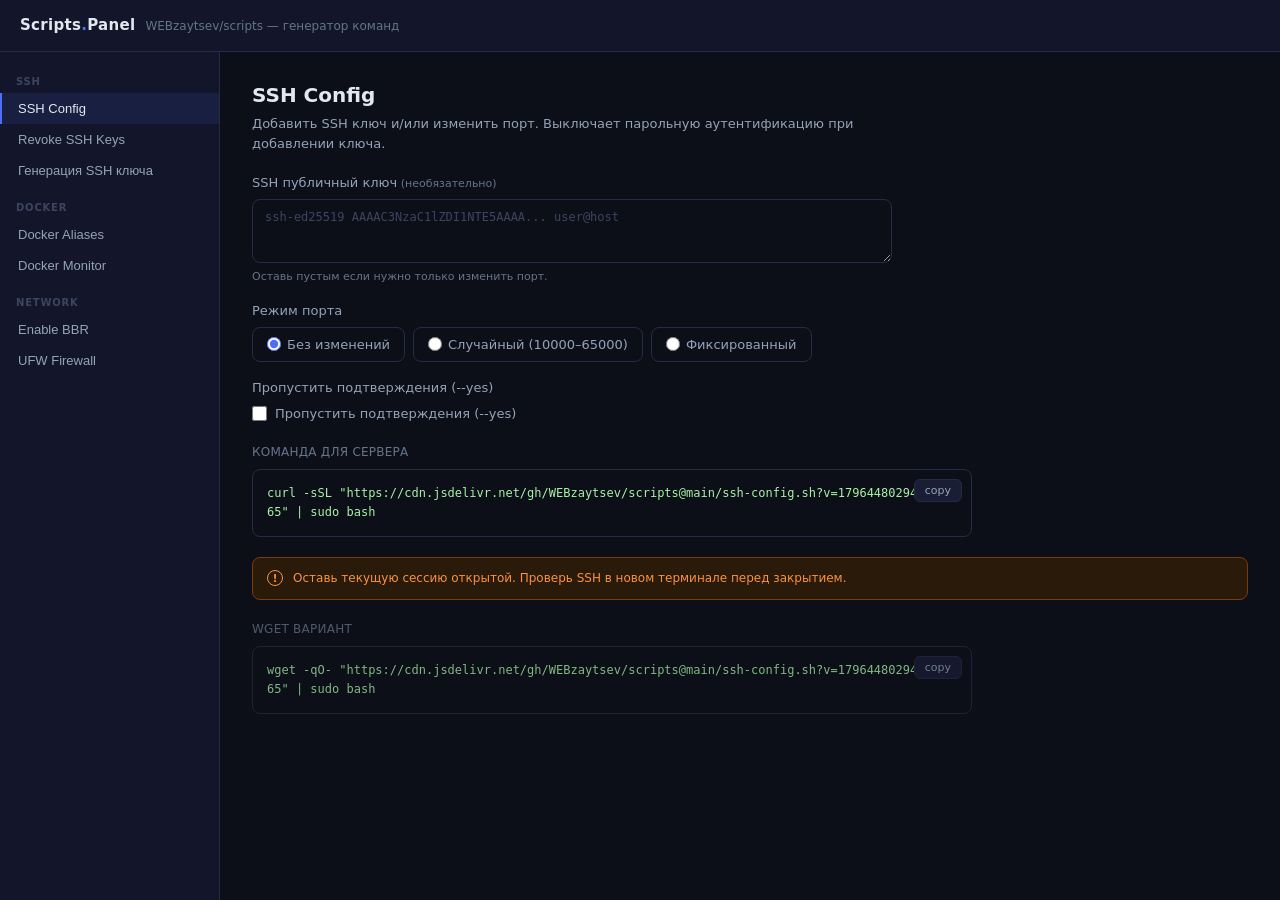
<file: index.html>
<!DOCTYPE html>
<html lang="ru">
<head>
  <meta charset="UTF-8">
  <meta name="viewport" content="width=device-width, initial-scale=1.0">
  <title>Scripts Panel</title>
  <link rel="stylesheet" href="css/app.css">
</head>
<body>
  <div class="app">

    <header class="header">
      <div class="header-logo">Scripts<span>.</span>Panel</div>
      <div class="header-sub">WEBzaytsev/scripts — генератор команд</div>
    </header>

    <nav class="sidebar" id="nav">
      <!-- Populated by app.js -->
    </nav>

    <main class="main" id="main">
      <!-- Populated by app.js -->
    </main>

  </div>

  <script src="js/config.js"></script>
  <script src="js/commands.js"></script>
  <script src="js/app.js"></script>
</body>
</html>
</file>
<file: css/app.css>
/* ---- Reset / Base ---- */
*, *::before, *::after { box-sizing: border-box; margin: 0; padding: 0; }

:root {
  --bg:          #0d0f18;
  --surface:     #13162a;
  --surface-alt: #1a1e35;
  --border:      #262a45;
  --border-focus:#4f6ef7;
  --text:        #e2e8f0;
  --text-muted:  #94a3b8;
  --text-dim:    #64748b;
  --text-faint:  #3d4460;
  --accent:      #4f6ef7;
  --accent-hover:#6882f8;
  --green:       #22c55e;
  --orange:      #fb923c;
  --orange-bg:   #2a1a0a;
  --orange-border:#7c3b0a;
  --cmd-text:    #a5f3a5;
  --sidebar-w:   220px;
  --header-h:    52px;
}

html, body {
  height: 100%;
  font-family: system-ui, -apple-system, 'Segoe UI', sans-serif;
  background: var(--bg);
  color: var(--text);
  font-size: 14px;
  line-height: 1.5;
  -webkit-font-smoothing: antialiased;
}

/* ---- Layout ---- */

.app {
  display: grid;
  grid-template-rows: var(--header-h) 1fr;
  grid-template-columns: var(--sidebar-w) 1fr;
  height: 100vh;
  overflow: hidden;
}

/* ---- Header ---- */

.header {
  grid-column: 1 / -1;
  grid-row: 1;
  display: flex;
  align-items: center;
  gap: 10px;
  padding: 0 20px;
  background: var(--surface);
  border-bottom: 1px solid var(--border);
  user-select: none;
}

.header-logo {
  font-size: 15px;
  font-weight: 700;
  color: var(--text);
  letter-spacing: 0.02em;
}

.header-logo span {
  color: var(--accent);
}

.header-sub {
  font-size: 12px;
  color: var(--text-dim);
}

/* ---- Sidebar ---- */

.sidebar {
  grid-column: 1;
  grid-row: 2;
  background: var(--surface);
  border-right: 1px solid var(--border);
  overflow-y: auto;
  padding: 12px 0;
}

.nav-group {
  margin-top: 4px;
}

.nav-group:first-child { margin-top: 0; }

.nav-group-label {
  font-size: 10px;
  font-weight: 700;
  letter-spacing: 0.08em;
  text-transform: uppercase;
  color: var(--text-faint);
  padding: 10px 16px 4px;
}

.nav-item {
  display: block;
  width: 100%;
  text-align: left;
  background: none;
  border: none;
  padding: 8px 16px;
  font-size: 13px;
  color: var(--text-muted);
  cursor: pointer;
  border-left: 2px solid transparent;
  transition: background 0.12s, color 0.12s, border-color 0.12s;
}

.nav-item:hover {
  background: var(--surface-alt);
  color: var(--text);
}

.nav-item.active {
  background: rgba(79, 110, 247, 0.10);
  color: var(--text);
  border-left-color: var(--accent);
  font-weight: 500;
}

/* ---- Main ---- */

.main {
  grid-column: 2;
  grid-row: 2;
  overflow-y: auto;
  padding: 28px 32px;
  display: flex;
  flex-direction: column;
  gap: 20px;
}

/* ---- Content header ---- */

.content-header { }

.script-title {
  font-size: 20px;
  font-weight: 600;
  color: var(--text);
  margin-bottom: 4px;
}

.script-desc {
  font-size: 13px;
  color: var(--text-muted);
  max-width: 640px;
}

/* ---- Form ---- */

.form {
  display: flex;
  flex-direction: column;
  gap: 16px;
  max-width: 640px;
}

.field {
  display: flex;
  flex-direction: column;
  gap: 6px;
}

.field-label {
  font-size: 13px;
  color: var(--text-muted);
  font-weight: 500;
}

.field-optional {
  font-weight: 400;
  color: var(--text-dim);
  font-size: 11px;
}

.field-help {
  font-size: 11px;
  color: var(--text-dim);
}

/* Inputs */

input[type="text"],
input[type="number"],
textarea {
  width: 100%;
  background: var(--bg);
  border: 1px solid var(--border);
  border-radius: 8px;
  color: var(--text);
  font-family: system-ui, -apple-system, sans-serif;
  font-size: 13px;
  padding: 10px 12px;
  outline: none;
  transition: border-color 0.15s;
  resize: vertical;
}

input[type="text"]:focus,
input[type="number"]:focus,
textarea:focus {
  border-color: var(--border-focus);
}

input::placeholder, textarea::placeholder {
  color: var(--text-faint);
}

.monospace {
  font-family: 'JetBrains Mono', 'Fira Code', 'Cascadia Code', monospace !important;
  font-size: 12px !important;
}

/* Checkbox */

.checkbox-label {
  display: flex;
  align-items: center;
  gap: 8px;
  cursor: pointer;
  font-size: 13px;
  color: var(--text-muted);
  user-select: none;
}

.checkbox-label input[type="checkbox"] {
  width: 15px;
  height: 15px;
  accent-color: var(--accent);
  cursor: pointer;
  flex-shrink: 0;
}

/* Radio group */

.radio-group {
  display: flex;
  flex-wrap: wrap;
  gap: 8px;
}

.radio-label {
  display: flex;
  align-items: center;
  gap: 6px;
  padding: 7px 14px;
  background: var(--bg);
  border: 1px solid var(--border);
  border-radius: 8px;
  cursor: pointer;
  font-size: 13px;
  color: var(--text-muted);
  user-select: none;
  transition: border-color 0.15s, color 0.15s;
}

.radio-label:hover { border-color: var(--accent); color: var(--text); }

.radio-label input[type="radio"] {
  accent-color: var(--accent);
  width: 14px;
  height: 14px;
  cursor: pointer;
}

/* ---- Command block ---- */

.cmd-block {
  max-width: 720px;
}

.cmd-block--alt {
  opacity: 0.75;
}

.cmd-block--alt:hover { opacity: 1; }

.cmd-label {
  display: flex;
  align-items: center;
  gap: 8px;
  font-size: 12px;
  color: var(--text-dim);
  margin-bottom: 8px;
  font-weight: 500;
  letter-spacing: 0.02em;
  text-transform: uppercase;
}

.cmd-wrap {
  position: relative;
}

.cmd-output {
  background: var(--bg);
  border: 1px solid var(--border);
  border-radius: 8px;
  padding: 14px 52px 14px 14px;
  font-family: 'JetBrains Mono', 'Fira Code', 'Cascadia Code', monospace;
  font-size: 12px;
  color: var(--cmd-text);
  white-space: pre-wrap;
  word-break: break-all;
  line-height: 1.6;
  min-height: 54px;
  user-select: all;
}

.copy-btn {
  position: absolute;
  top: 10px;
  right: 10px;
  background: var(--surface-alt);
  border: 1px solid var(--border);
  border-radius: 6px;
  color: var(--text-muted);
  font-size: 11px;
  font-family: system-ui, -apple-system, sans-serif;
  padding: 4px 10px;
  cursor: pointer;
  transition: background 0.15s, color 0.15s, border-color 0.15s;
}

.copy-btn:hover {
  background: var(--accent);
  border-color: var(--accent);
  color: #fff;
}

.copy-btn.copied {
  background: var(--green);
  border-color: var(--green);
  color: #fff;
}

/* ---- Warnings ---- */

.warnings {
  display: flex;
  flex-direction: column;
  gap: 8px;
  max-width: 640px;
}

.warning-item {
  display: flex;
  align-items: flex-start;
  gap: 10px;
  padding: 11px 14px;
  background: var(--orange-bg);
  border: 1px solid var(--orange-border);
  border-radius: 8px;
  font-size: 12px;
  color: var(--orange);
  line-height: 1.55;
}

.warning-icon {
  flex-shrink: 0;
  display: inline-flex;
  align-items: center;
  justify-content: center;
  width: 16px;
  height: 16px;
  border-radius: 50%;
  border: 1px solid currentColor;
  font-size: 10px;
  font-weight: 700;
  margin-top: 1px;
}

/* ---- Scrollbar ---- */

::-webkit-scrollbar { width: 6px; height: 6px; }
::-webkit-scrollbar-track { background: transparent; }
::-webkit-scrollbar-thumb { background: var(--border); border-radius: 3px; }
::-webkit-scrollbar-thumb:hover { background: var(--text-dim); }
</file>
